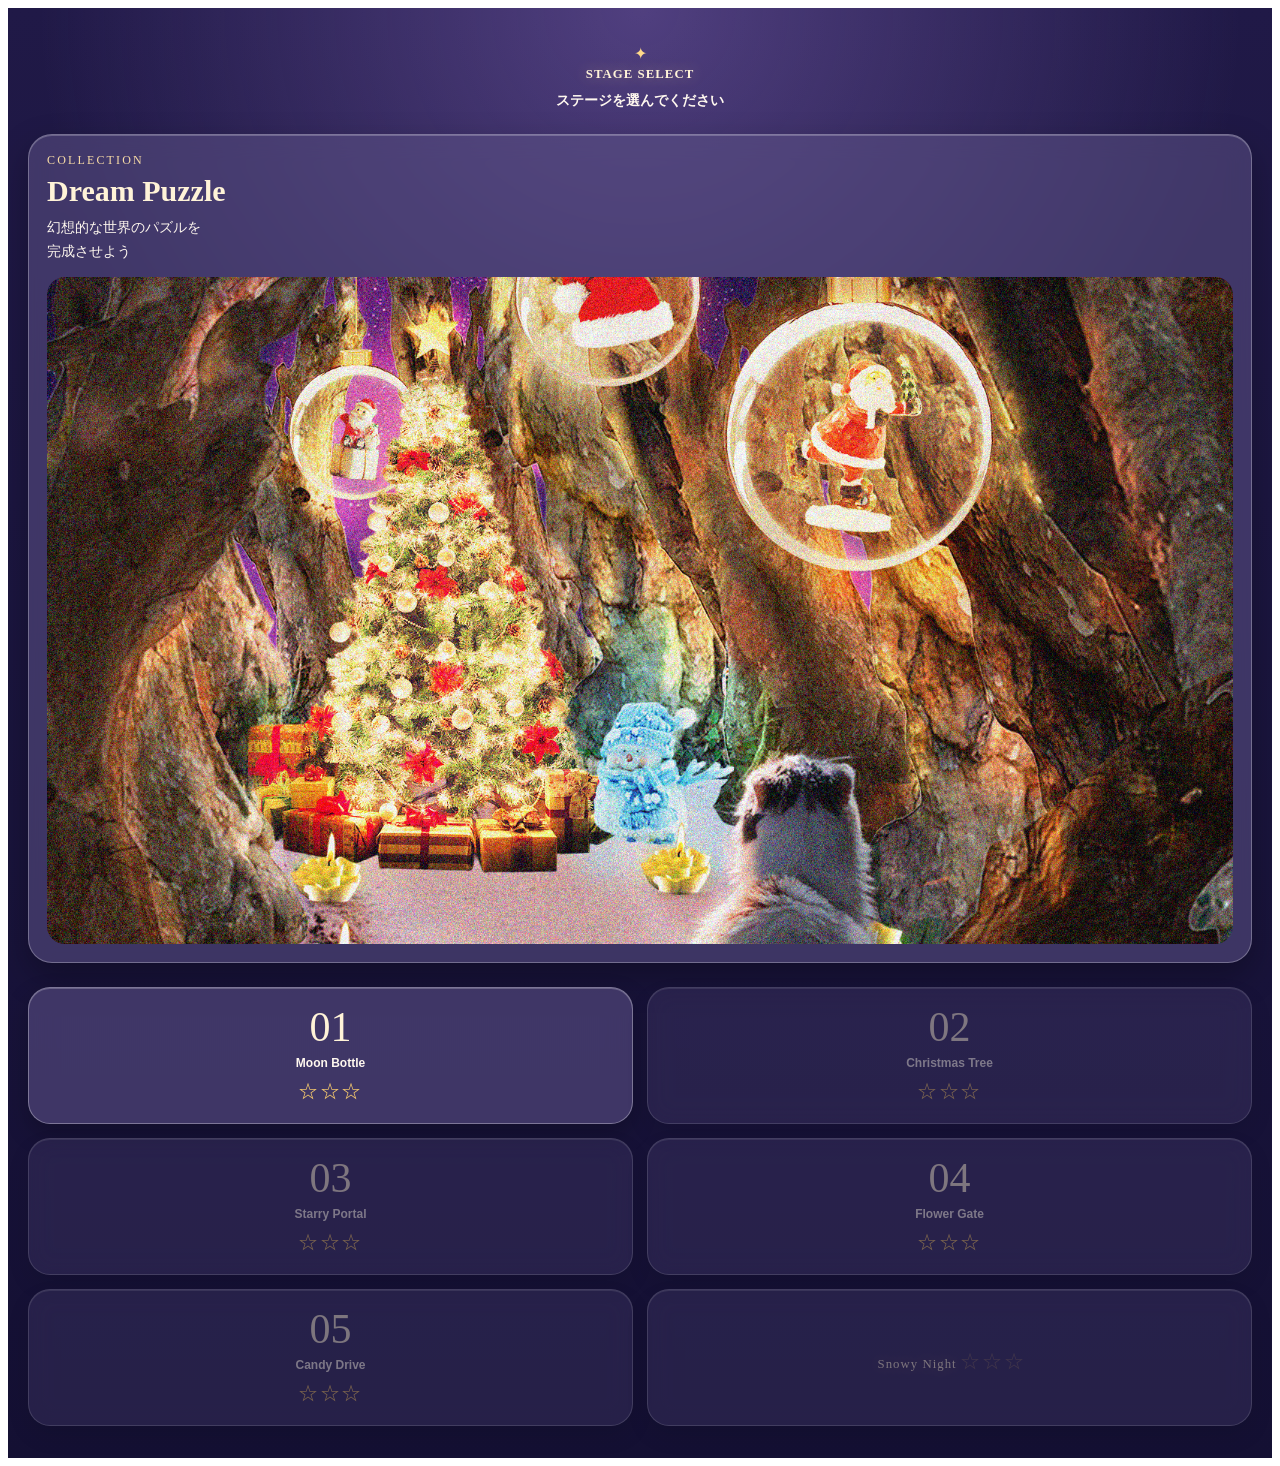
<file: index.html>
<!DOCTYPE html>
<html lang="ja">
<head>
  <meta charset="UTF-8">

  <link rel="icon" href="favicon.ico">
  <link rel="icon" type="image/png" sizes="32x32" href="favicon-32x32.png">
  <link rel="icon" type="image/png" sizes="16x16" href="favicon-16x16.png">
  <link rel="icon" type="image/png" href="apple-touch-icon.png">
  <link rel="icon" type="image/png" sizes="32x32" href="android-chrome-512x512.png">
  <meta name="viewport" content="width=device-width, initial-scale=1.0">
  <title>Stage Select</title>
  <link rel="stylesheet" href="./style.css">

  <link rel="preconnect" href="https://fonts.googleapis.com" />
  <link rel="preconnect" href="https://fonts.gstatic.com" crossorigin />
  <link
    href="https://fonts.googleapis.com/css2?family=Noto+Sans+JP:wght@400;500;700&family=Quicksand:wght@600;700&display=swap"
    rel="stylesheet"
  />
</head>

<body>
  <main class="stagePage">

    <header class="stageHeader">

      <div class="stageTitleBox">
        <p class="stageSpark">✦</p>
        <h1 class="stageTitle">STAGE SELECT</h1>
        <p class="stageLead">ステージを選んでください</p>
      </div>
    </header>

    <section class="collectionCard">
      <div class="collectionText">
        <p class="collectionLabel">COLLECTION</p>
        <h2 class="collectionTitle">Dream Puzzle</h2>
        <p class="collectionLead">
          幻想的な世界のパズルを<br>
          完成させよう
        </p>
      </div>

      <div class="collectionVisual">
        <img src="./christmas.jpg" alt="Dream Puzzle">
      </div>
    </section>

    <section class="stageGrid" aria-label="ステージ一覧">

      <button class="stageCard" type="button">
        <span class="stageNum">01</span>
        <span class="stageName">Moon Bottle</span>
        <span class="stageStars">☆☆☆</span>
      </button>

      <button class="stageCard" type="button">
        <span class="stageNum">02</span>
        <span class="stageName">Christmas Tree</span>
        <span class="stageStars">☆☆☆</span>
      </button>

      <button class="stageCard" type="button">
        <span class="stageNum">03</span>
        <span class="stageName">Starry Portal</span>
        <span class="stageStars">☆☆☆</span>
      </button>

      <button class="stageCard is-locked" type="button" disabled>
        <span class="lockIcon"></span>
        <span class="stageNum">04</span>
        <span class="stageName">Flower Gate</span>
        <span class="stageStars">☆☆☆</span>
      </button>

      <button class="stageCard is-locked" type="button" disabled>
        <span class="lockIcon"></span>
        <span class="stageNum">05</span>
        <span class="stageName">Candy Drive</span>
        <span class="stageStars">☆☆☆</span>
      </button>

      <button class="stageCard isComingSoon" type="button" disabled>
        <span class="lockIcon"></span>
        <span class="stageNumber">06</span>
        <span class="stageTitle">Snowy Night</span>
        <span class="stageStars">☆☆☆</span>
      </button>

    </section>

    <!-- <div class="stageHome">
      <button class="homeBtn" type="button">
        <span>⌂</span>
        HOME
      </button>
    </div> -->

  </main>

  <script src="./main.js"></script>
</body>
</html>
</file>
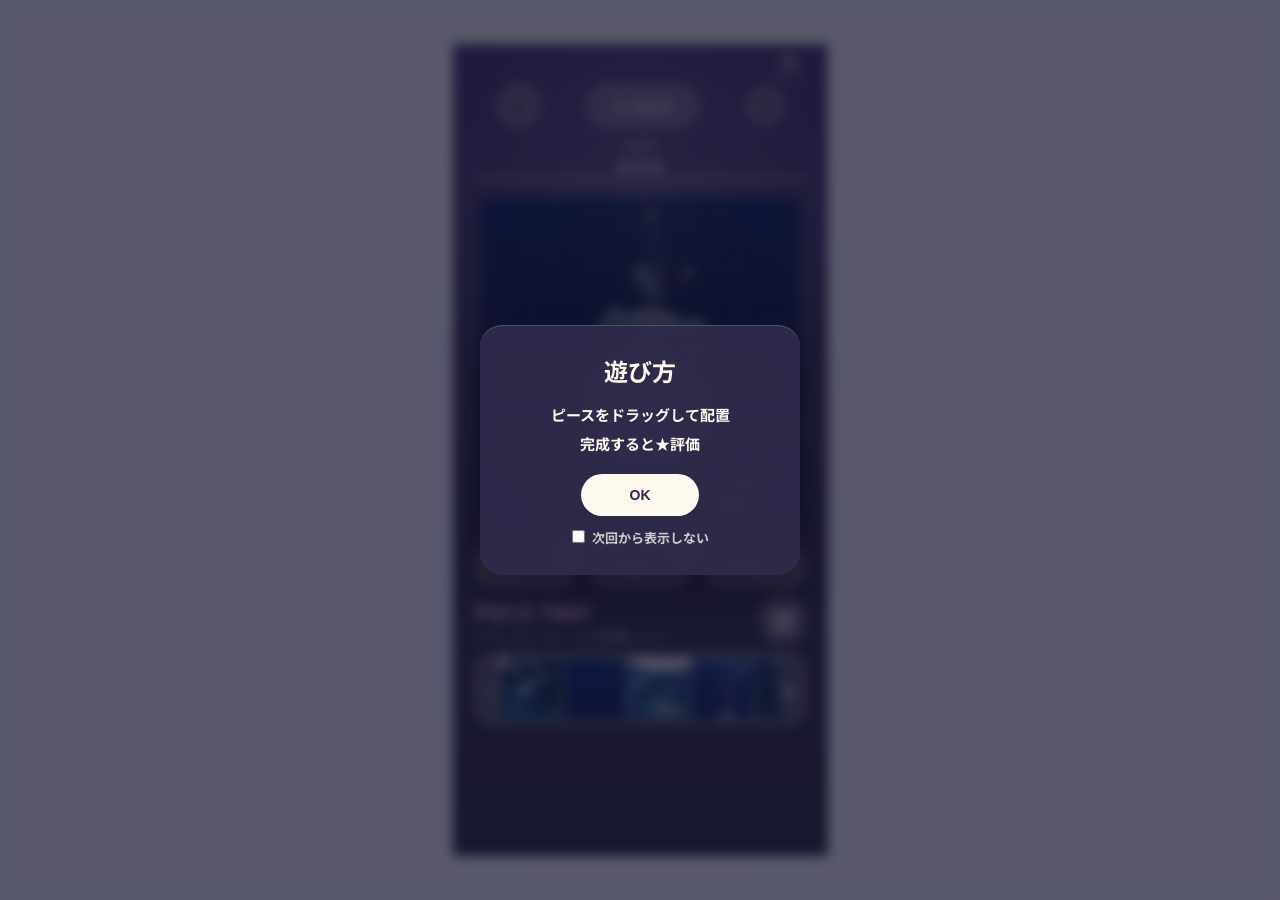
<file: play-stage.html>
<!DOCTYPE html>
<html lang="ja">
<head>
  <meta charset="UTF-8" />
  <meta name="viewport" content="width=device-width, initial-scale=1.0" />
  <title>Dream Puzzle</title>

  <link rel="icon" href="favicon.ico">
  <link rel="icon" type="image/png" sizes="32x32" href="favicon-32x32.png">
  <link rel="icon" type="image/png" sizes="16x16" href="favicon-16x16.png">
  <link rel="icon" type="image/png" href="apple-touch-icon.png">
  <link rel="icon" type="image/png" sizes="32x32" href="android-chrome-512x512.png">

  <link rel="preconnect" href="https://fonts.googleapis.com" />
  <link rel="preconnect" href="https://fonts.gstatic.com" crossorigin />
  <link
    href="https://fonts.googleapis.com/css2?family=Noto+Sans+JP:wght@400;500;700&family=Quicksand:wght@600;700&display=swap"
    rel="stylesheet"
  />

  <link rel="stylesheet" href="play-stage.css" />
</head>

<body>
  <main class="appFrame" aria-label="パズルアプリ画面">
    <header class="topBar">

      <!-- メイン操作グループ -->
      <div class="mainControls">
        <button class="iconBtn backBtn" type="button" aria-label="ステージ選択に戻る">‹</button>
    
        <div class="glassPill">00:00</div>
    
        <button class="iconBtn iconBtn--sm playToggleBtn" type="button" aria-label="一時停止">
          Ⅱ
        </button>
      </div>
    
      <!-- ヘルプは別 -->
      <button class="helpBtn" aria-label="使い方">
        <svg width="18" height="18" viewBox="0 0 24 24" fill="none">
          <circle cx="12" cy="12" r="10" stroke="white" stroke-width="2"/>
          <line x1="12" y1="10" x2="12" y2="16" stroke="white" stroke-width="2"/>
          <circle cx="12" cy="7" r="1.5" fill="white"/>
        </svg>
      </button>

      <div class="helpModal" hidden>
        <div class="helpModal__overlay"></div>
      
        <div class="helpModal__content">
          <h2>遊び方</h2>
      
          <ul class="helpList">
            <li>ピースをドラッグして配置</li>
            <!-- <li>タップで回転</li> -->
            <li>完成すると★評価</li>
          </ul>
      
          <div class="helpActions">
            <button class="btnClose">OK</button>
            <label class="dontShow">
              <input type="checkbox"> 次回から表示しない
            </label>
          </div>
        </div>
      </div>
    </header>
    
    <div class="subControls">
      <div class="progressBox">
        <p class="progressText">0 / 5</p>
    
        <div class="starRating">
          <span>★</span>
          <span>★</span>
          <span>★</span>
        </div>
    
        <div class="progressBar">
          <span></span>
        </div>
      </div>
  
    </div>

    <section class="puzzleBoard" aria-label="パズルボード">
      <img id="puzzleImage" src="" alt="">
      <div class="dropLayer"></div>
    </section>

    <div class="bottomActions">
      <button class="actionBtn actionBtn--primary hintBtn" type="button">
        ヒント
        <span class="hintCount">3</span>
      </button>
      <button class="actionBtn resetBtn" type="button">
        リセット
        <span class="resetCount">5</span>
      </button>
      <button class="actionBtn previewBtn" type="button">プレビュー</button>
    </div>

    <section class="pieceSection" aria-label="ピーストレイ">
      <div class="pieceHeader">
        <div>
          <p class="pieceTitle">PIECE TRAY</p>
          <p class="pieceLead">ドラッグしてピースを配置しよう</p>
        </div>

        <div class="pieceOptions">
          <button class="gridBtn" type="button" aria-label="グリッド表示">
            <span class="gridBtnIcon" aria-hidden="true">
              <span></span><span></span><span></span><span></span>
            </span>
          </button>
        </div>
      </div>

      <div class="pieceTray">
        <button class="trayArrow trayArrow--prev" type="button" aria-label="前のピース">‹</button>

        <div class="pieces">
          <div class="pieceCard" data-id="0"></div>
          <div class="pieceCard" data-id="1"></div>
          <div class="pieceCard" data-id="2"></div>
          <div class="pieceCard" data-id="3"></div>
          <div class="pieceCard" data-id="4"></div>
          <div class="pieceCard" data-id="5"></div>
          <div class="pieceCard" data-id="6"></div>
          <div class="pieceCard" data-id="7"></div>
          <div class="pieceCard" data-id="8"></div>
        </div>

        <button class="trayArrow trayArrow--next" type="button" aria-label="次のピース">›</button>
      </div>
    </section>



    <!-- プレビュー画面 -->
    <div class="previewModal" aria-hidden="true">
      <div class="previewModal__inner">
        <button class="previewModal__close" type="button">×</button>
        <p class="previewModal__title">完成イメージ</p>
        <img src="" alt="完成イメージ">
      </div>
    </div>

    <div class="resultModal" aria-hidden="true">
      <div class="resultModal__inner">
        <p class="resultModal__label">Puzzle Complete</p>
        <h2 class="resultModal__title">Complete!</h2>
    
        <div class="resultStars">★★★</div>
    
        <p class="resultModal__text">
          すべてのピースが完成しました
        </p>

        <button class="resultModal__btn nextStageBtn" type="button">次のステージで遊ぶ</button>
        <button class="resultModal__btn resultModal__btn--secondary retryBtn" type="button">もう一度遊ぶ</button>

        <button class="resultModal__subBtn resultClose" type="button">
          閉じる
        </button>
      </div>
    </div>
  </main>

  <script src="https://cdnjs.cloudflare.com/ajax/libs/gsap/3.12.5/gsap.min.js"></script>
  <script src="main.js"></script>
</body>
</html>
</file>
<file: style.css>
/* =========================
  Stage Select Page
========================= */

.stagePage {
    min-height: 100vh;
    padding: 28px 20px 32px;
    overflow: hidden;
    color: #fff8ef;
    background:
      radial-gradient(circle at 50% 0%, rgba(139, 110, 196, 0.45), transparent 38%),
      linear-gradient(180deg, #201947 0%, #141033 100%);
  }
  
  
  /* =========================
    Header
  ========================= */
  
  .stageHeader {
    position: relative;
    display: block;
    margin-bottom: 24px;
    padding-top: 8px;
  }
  
  .stageTitleBox {
    text-align: center;
  }
  
  .stageSpark {
    margin: 0 0 4px;
    color: #ffd98a;
  }
  
  .stageTitle {
    margin: 0;
    font-family: serif;
    font-size: 0.8rem;
    line-height: 1.15;
    letter-spacing: 0.08em;
    color: #fff3d8;
    text-shadow: 0 0 14px rgba(255, 218, 150, 0.45);
  }
  
  .stageLead {
    margin: 10px 0 0;
    font-size: 14px;
    font-weight: 700;
    white-space: nowrap;
  }
  
  
  /* =========================
    Collection Card
  ========================= */
  
  .collectionCard {
    display: grid;
    grid-template-columns: 1fr;
    gap: 14px;
    padding: 18px;
    margin-bottom: 24px;
    border-radius: 24px;
    background: rgba(94, 82, 136, 0.55);
    border: 1px solid rgba(255, 255, 255, 0.28);
    box-shadow:
      inset 0 1px 0 rgba(255, 255, 255, 0.22),
      0 14px 34px rgba(0, 0, 0, 0.28);
    backdrop-filter: blur(12px);
  }
  
  .collectionLabel {
    margin: 0 0 6px;
    font-size: 12px;
    letter-spacing: 0.18em;
    color: #f8dca7;
  }
  
  .collectionTitle {
    margin: 0;
    font-family: serif;
    font-size: 30px;
    color: #fff3d8;
  }
  
  .collectionLead {
    margin: 8px 0 0;
    font-size: 14px;
    line-height: 1.7;
  }
  
  .collectionVisual {
    overflow: hidden;
    border-radius: 18px;
  }
  
  .collectionVisual img {
    display: block;
    width: 100%;
    aspect-ratio: 16 / 9;
    object-fit: cover;
  }
  
  
  /* =========================
    Stage Grid
  ========================= */
  
  .stageGrid {
    display: grid;
    grid-template-columns: repeat(2, 1fr);
    gap: 14px;
  }
  
  .stageCard {
    position: relative;
    min-height: 136px;
    padding: 18px 10px;
    border-radius: 22px;
    border: 1px solid rgba(255, 255, 255, 0.32);
    background: rgba(94, 82, 136, 0.58);
    color: #fff8ef;
    opacity: 1;
    transform: translateY(0);
    transition: all 0.4s ease;
    box-shadow:
      inset 0 1px 0 rgba(255, 255, 255, 0.22),
      0 10px 24px rgba(0, 0, 0, 0.22);
    backdrop-filter: blur(12px);
  }
  
  .stageCard.is-locked {
    opacity: 0.45;
  }
  
  .stageCard.is-unlocked {
    animation: fadeUnlock 0.5s ease forwards;
  }
  
  .stageNum {
    display: block;
    font-family: serif;
    font-size: 42px;
    line-height: 1;
    color: #fff3d8;
  }
  
  .stageName {
    display: block;
    margin-top: 8px;
    font-size: 12px;
    font-weight: 700;
  }
  
  
  /* =========================
    Stars
  ========================= */
  
  .stageStars {
    display: inline-block;
    margin-top: 8px;
    color: #ffd16d;
    font-size: 20px;
    letter-spacing: 0.08em;
  }
  
  .stageStars.is-animated {
    animation: starPop 0.45s ease both;
  }
  
  
  /* =========================
    Lock / New Badge
  ========================= */
  
  .lockIcon {
    position: absolute;
    top: 12px;
    right: 12px;
  }
  
  .stageCard .lockIcon {
    display: none;
  }
  
  .stageCard.is-locked .lockIcon {
    display: block;
  }
  
  .newBadge {
    position: absolute;
    top: 10px;
    left: 10px;
    padding: 3px 8px;
    border-radius: 999px;
    background: #ff78bd;
    color: #fff8ef;
    font-size: 10px;
    font-weight: 700;
    letter-spacing: 0.08em;
    box-shadow: 0 0 12px rgba(255, 120, 189, 0.55);
    animation: newBadgePop 0.5s ease both;
  }
  
  
  /* =========================
    Result Modal Buttons
  ========================= */
  
  .resultActions {
    display: grid;
    gap: 12px;
    margin-top: 24px;
  }
  
  .resultModal__btn {
    width: 100%;
    height: 48px;
    border-radius: 999px;
    border: none;
    background: linear-gradient(180deg, #f2d8c7, #b99fb3);
    color: #fff8ef;
    font-weight: 700;
    box-shadow: 0 8px 20px rgba(255, 210, 190, 0.25);
  }
  
  .resultModal__btn--secondary {
    background: rgba(255, 255, 255, 0.16);
    border: 1px solid rgba(255, 255, 255, 0.28);
    box-shadow: none;
  }
  
  .resultClose {
    border: none;
    background: transparent;
    color: rgba(255, 248, 239, 0.75);
    font-size: 14px;
  }
  
  
  /* =========================
    Animation
  ========================= */
  
  @keyframes starPop {
    0% {
      opacity: 0;
      transform: scale(0.6) translateY(4px);
      filter: brightness(0.8);
    }
  
    60% {
      opacity: 1;
      transform: scale(1.18) translateY(-2px);
      filter: brightness(1.4);
    }
  
    100% {
      transform: scale(1) translateY(0);
      filter: brightness(1);
    }
  }
  
  @keyframes fadeUnlock {
    0% {
      opacity: 0;
      transform: translateY(8px) scale(0.95);
      filter: blur(2px);
    }
  
    100% {
      opacity: 1;
      transform: translateY(0) scale(1);
      filter: blur(0);
    }
  }
  
  @keyframes newBadgePop {
    0% {
      opacity: 0;
      transform: scale(0.7) translateY(4px);
    }
  
    100% {
      opacity: 1;
      transform: scale(1) translateY(0);
    }
  }


/* coming soon */
.isComingSoon .stageNumber {
  font-size: 16px;
  letter-spacing: 0.1em;
}

.isComingSoon .stageNumber::before {
  content: "Coming Soon";
}

.isComingSoon .stageNumber {
  color: #aaa;
}

.isComingSoon .stageStars {
  opacity: 0.3;
}

.isComingSoon .stageNumber {
  font-size: 0;
}

.isComingSoon {
  pointer-events: none;
  opacity: 0.5;
}
</file>
<file: play-stage.css>
@charset "UTF-8";

/* =========================
  Reset / Base
========================= */

* {
  box-sizing: border-box;
  margin: 0;
  padding: 0;
}

:root {
  --bg-top: #3A2F6B;
  --bg-bottom: #1F2238;
  --ui-base: rgba(255, 244, 230, 0.22);
  --ui-border: rgba(255, 255, 255, 0.35);
  --cream: #FFF4E6;
  --pink: #F8A6CE;
  --text-main: #FFF8EF;
  --text-sub: rgba(255, 248, 239, 0.72);
  --tray: rgba(190, 170, 160, 0.48);
}

body {
  min-height: 100vh;
  display: grid;
  place-items: center;
  background: #e9edf5;
  font-family: "Noto Sans JP", sans-serif;
  color: var(--text-main);
}


/* =========================
  Frame
========================= */

.appFrame {
  position: relative;
  width: 375px;
  height: 812px;
  padding: 16px;
  overflow: hidden;
  border: 1px solid rgba(255,255,255,0.22);

  background:
    radial-gradient(circle at 50% 20%, rgba(216,204,255,0.18), transparent 32%),
    linear-gradient(180deg, var(--bg-top), var(--bg-bottom));
}


/* =========================
  Header / Controls
========================= */

.topBar {
  position: relative;
  padding: 24px 28px 0;
  margin-bottom: 8px;
}

.mainControls {
  display: flex;
  justify-content: space-between;
  align-items: center;
}

.helpBtn {
  position: absolute;
  top: -20px;
  right: 0;

  width: 44px;
  height: 44px;
  display: grid;
  place-items: center;

  border: none;
  background: transparent;
  color: rgba(255,255,255,0.6);
}

.helpBtn::after {
  content: "使い方";
  position: absolute;
  top: 31px;
  font-size: 10px;
  opacity: 0.7;
}

.helpBtn svg {
  width: 18px;
  height: 18px;
}

.playToggleBtn {
  width: 44px;
  height: 44px;
}


/* =========================
  Glass UI
========================= */

.iconBtn,
.glassPill,
.actionBtn,
.sortBtn,
.gridBtn,
.pieceTray {
  background: var(--ui-base);
  border: 1px solid var(--ui-border);
  backdrop-filter: blur(10px);
  box-shadow: inset 0 1px 0 rgba(255,255,255,0.22);
}

.iconBtn {
  width: 42px;
  height: 42px;
  border-radius: 50%;
  display: grid;
  place-items: center;
  font-size: 28px;
}

.iconBtn--sm {
  width: 36px;
  height: 36px;
  font-size: 22px;
}

.glassPill {
  width: 112px;
  height: 42px;
  border-radius: 999px;
  display: grid;
  place-items: center;
}


/* =========================
  Progress　　グリッド
========================= */

.progressBox {
  text-align: center;
  font-size: 14px;
}

.progressBar {
  width: 100%;
  height: 6px;
  border-radius: 999px;
  overflow: hidden;
  background: rgba(255,255,255,0.2);
}

.progressBar span {
  display: block;
  width: 0%;
  height: 100%;
  border-radius: inherit;
  background: linear-gradient(90deg, #ff9ecf, #ffcf9e);
  transition: width 0.3s ease;
}

.pieceHeader {
  display: flex;
  justify-content: space-between;
  align-items: center;
  margin-bottom: 8px;
}

.pieceHeader > div:first-child {
  display: flex;
  flex-direction: column;
  /* gap: 2px; */
}

.pieceTitle {
  margin: 0; 
  font-size: 1.2rem;
  font-weight: 700;
  letter-spacing: 0.05em;
  color: #F6C1D9;
}

.pieceLead {
  margin: 0; 
  font-size: 0.8rem;
  color: rgba(255,255,255,0.6);
}

.pieceOptions {
  flex: 0 0 auto;
  display: flex;
  align-items: center;
}

.gridBtn {
  width: 48px;
  height: 48px;
  min-width: 48px;
  border-radius: 50%;
  display: grid;
  place-items: center;
  padding: 0;
  border: 1px solid rgba(255, 255, 255, 0.35);
  background: rgba(255, 244, 230, 0.22);
  color: var(--cream);
  z-index: 10;
}

.gridBtnIcon {
  width: 20px;
  height: 20px;
  display: grid;
  grid-template-columns: repeat(2, 1fr);
  gap: 4px;
}

.gridBtnIcon span {
  display: block;
  background: #fff3df;
  border-radius: 1px;
}

/* =========================
  Puzzle Board
========================= */

.puzzleBoard {
  position: relative;
  width: 100%;
  max-width: 320px;
  aspect-ratio: 1;
  margin: 16px auto;
  overflow: hidden;
}

#puzzleImage {
  width: 100%;
  height: 100%;
  object-fit: cover;
  border-radius: 12px;
}

.puzzleBoard::after {
  content: "";
  position: absolute;
  inset: 0;
  background: rgba(20, 18, 40, 0.25);
}


/* =========================
  Pieces
========================= */

.pieceCard {
  width: 64px;
  height: 64px;
  flex: 0 0 64px;
  overflow: hidden;
  border: 1px solid rgba(255,255,255,0.45);
  cursor: grab;
}

.pieceTray .pieceCard {
  width: 64px;
  height: 64px;
  flex: 0 0 64px;
}

.pieceTray {
  height: 88px;
}

.pieceCard.is-dragging {
  cursor: grabbing;
  box-shadow: 0 0 18px rgba(255, 217, 184, 0.65);
  transform: none;
}

.pieceCard.is-snapped {
  outline: 2px solid rgba(255,217,184,0.8);
  pointer-events: none;
}


/* =========================
  Tray
========================= */

.pieceTray {
  position: relative;
  height: 72px;
  border-radius: 18px;
  display: flex;
  align-items: center;
  padding: 0 24px;
  overflow: hidden;
}

.pieces {
  display: flex;
  overflow-x: auto;
  scrollbar-width: none;
}

.pieces::-webkit-scrollbar {
  display: none;
}


/* =========================
  Arrows
========================= */

.trayArrow {
  position: absolute;
  top: 50%;
  transform: translateY(-50%);
  z-index: 20;

  width: 28px;
  height: 48px;

  border: none;
  background: transparent;
  color: var(--cream);

  font-size: 34px;
  font-weight: 700;
  line-height: 1;

  display: grid;
  place-items: center;
}

.trayArrow--prev {
  left: 4px;
}

.trayArrow--next {
  right: 4px;
}

.trayArrow.is-disabled {
  opacity: 0.25;
  pointer-events: none;
}

/* =========================
  Modals
========================= */

.helpModal,
.previewModal,
.resultModal {
  position: absolute;
  inset: 0;
  display: grid;
  place-items: center;
}

.helpModal__overlay {
  background: rgba(0,0,0,0.4);
  backdrop-filter: blur(6px);
}


/* =========================
  Effects
========================= */

.hintGlow,
.placeGlow {
  position: absolute;
  border-radius: 50%;
  pointer-events: none;
}

.finishGlow {
  position: absolute;
  inset: 0;
  margin: auto;
  width: 200px;
  height: 200px;
  border-radius: 50%;
}



.resultModal {
  opacity: 0;
  pointer-events: none;
}

.resultModal.is-active {
  opacity: 1;
  pointer-events: auto;
}

/* =========================
  Preview Modal
========================= */

.previewModal {
  position: absolute;
  inset: 0;
  z-index: 100;
  display: grid;
  place-items: center;
  padding: 24px;
  background: rgba(20, 18, 40, 0.72);
  opacity: 0;
  pointer-events: none;
  transition: opacity 0.25s ease;
}

.previewModal.is-active {
  opacity: 1;
  pointer-events: auto;
}

.previewModal__inner {
  position: relative;
  width: min(82%, 300px);
  padding: 18px;
  border-radius: 24px;
  background: rgba(255, 244, 230, 0.16);
  border: 1px solid rgba(255,255,255,0.35);
  backdrop-filter: blur(14px);
  -webkit-backdrop-filter: blur(14px);
}

.previewModal__title {
  margin: 0 0 12px;
  color: var(--cream);
  font-size: 14px;
  font-weight: 700;
  text-align: center;
}

.previewModal__inner img {
  display: block;
  width: 100%;
  max-height: 360px;
  object-fit: contain;
  border-radius: 16px;
}

.previewModal__close {
  position: absolute;
  top: -12px;
  right: -12px;

  width: 34px;
  height: 34px;
  border: none;
  border-radius: 50%;

  display: grid;
  place-items: center;

  background: rgba(20, 18, 40, 0.78);
  color: #fff8ef;
  font-size: 18px;
  font-weight: 700;

  box-shadow: 0 6px 16px rgba(0,0,0,0.28);
}
/* =========================
  Emergency Fix
========================= */

.helpModal[hidden],
.previewModal[aria-hidden="true"],
.resultModal[aria-hidden="true"] {
  display: none !important;
}

.helpModal {
  position: absolute;
  inset: 0;
  z-index: 1000;
}

.bottomActions {
  position: absolute;
  top: 500px;
  left: 20px;
  right: 20px;
  display: flex;
  gap: 10px;
  z-index: 5;
}

.actionBtn {
  flex: 1;
  height: 42px;
  border-radius: 999px;
  border: 1px solid var(--ui-border);
  background: var(--ui-base);
  color: var(--cream);
  font-size: 13px;
  font-weight: 700;
  backdrop-filter: blur(10px);
  box-shadow: inset 0 1px 0 rgba(255,255,255,0.22);
}

.actionBtn {
  position: relative;
}

.hintCount,
.resetCount {
  position: absolute;
  top: -8px;
  right: -8px;

  width: 28px;
  height: 28px;
  border-radius: 50%;

  display: flex;
  align-items: center;
  justify-content: center;

  background: linear-gradient(135deg, #F6C1D9, #F9A8C0);
  color: #3A2F3B;

  font-size: 14px;
  font-weight: 700;
  line-height: 1;

  box-shadow: 0 4px 10px rgba(0, 0, 0, 0.2);
}

.pieceSection {
  position: absolute;
  left: 20px;
  right: 20px;
  bottom: 130px;
  z-index: 4;
}


/* =========================
  Help Modal
========================= */

.helpModal[hidden] {
  display: none !important;
}

.helpModal {
  position: fixed;
  inset: 0;
  z-index: 1000;
}

.helpModal__overlay {
  position: absolute;
  inset: 0;
  background: rgba(20, 18, 40, 0.68);
  backdrop-filter: blur(6px);
  -webkit-backdrop-filter: blur(6px);
}

.helpModal__content {
  position: relative;
  z-index: 1;
  width: min(86%, 320px);
  margin: 0 auto;
  padding: 28px 24px;
  border-radius: 22px;

  background: rgba(47, 42, 74, 0.96);
  color: #fff8ef;
  text-align: center;

  box-shadow:
    0 16px 40px rgba(0, 0, 0, 0.3),
    inset 0 1px 0 rgba(255, 255, 255, 0.18);
}

.helpModal__content h2 {
  margin: 0 0 16px;
  font-size: 24px;
  font-weight: 700;
}

.helpList {
  margin: 0;
  padding: 0;
  list-style: none;
}

.helpList li {
  margin-top: 8px;
  font-size: 15px;
  font-weight: 700;
}

.helpActions {
  margin-top: 20px;
}

.btnClose {
  display: inline-flex;
  align-items: center;
  justify-content: center;

  min-width: 118px;
  height: 42px;
  padding: 0 24px;

  border: none;
  border-radius: 999px;

  background: #fff8ef;
  color: #2f2a4a;

  font-size: 14px;
  font-weight: 700;
}

.dontShow {
  display: block;
  margin-top: 12px;
  font-size: 13px;
  font-weight: 700;
  color: rgba(255, 248, 239, 0.78);
}

.dontShow input {
  margin-right: 4px;
}
/* =========================
  Emergency Fix: Board Pieces
========================= */

.puzzleBoard {
  position: relative;
}

#puzzleImage {
  display: block;
  width: 100%;
  height: 100%;
  object-fit: cover;
}

/* =========================
  Hint Glow
========================= */

.dropLayer {
  position: absolute;
  inset: 0;
  z-index: 40;
  pointer-events: none;
}

.hintGlow {
  position: absolute;
  width: calc(100% / 3);
  height: calc(100% / 3);

  border-radius: 10px;
  border: 2px solid rgba(255, 217, 184, 0.95);
  background: rgba(255, 217, 184, 0.18);

  box-shadow:
    0 0 18px rgba(255, 217, 184, 0.9),
    0 0 36px rgba(246, 193, 217, 0.55);

  z-index: 60;
  pointer-events: none;
}

.pieceCard,
.pieces,
.pieceTray {
  touch-action: none;
  -webkit-user-select: none;
  user-select: none;
}

.dropLayer .pieceCard {
  position: absolute;
  width: calc(100% / 3) !important;
  height: calc(100% / 3) !important;
  flex: none !important;
}

.pieceCard.is-snapped {
  pointer-events: none;
}


/* =========================
  Emergency Fix: Result Modal
========================= */

.resultModal {
  position: absolute;
  inset: 0;
  z-index: 120;
  display: grid;
  place-items: center;
  background: rgba(20, 18, 40, 0.74);
  opacity: 0;
  pointer-events: none;
  transition: opacity 0.3s ease;
}

.resultModal.is-active {
  opacity: 1;
  pointer-events: auto;
}

.resultModal__inner {
  width: 82%;
  padding: 28px 20px;
  border-radius: 28px;
  text-align: center;
  background: rgba(255, 244, 230, 0.17);
  border: 1px solid rgba(255, 255, 255, 0.38);
  backdrop-filter: blur(16px);
  -webkit-backdrop-filter: blur(16px);
  box-shadow:
    0 0 28px rgba(255, 217, 184, 0.22),
    inset 0 1px 0 rgba(255, 255, 255, 0.26);
}

.resultModal__label {
  color: rgba(255, 248, 239, 0.72);
  font-size: 12px;
  letter-spacing: 0.12em;
}

.resultModal__title {
  margin-top: 8px;
  font-family: "Quicksand", sans-serif;
  color: var(--cream);
  font-size: 38px;
  line-height: 1;
}

.resultStars {
  margin-top: 16px;
  color: #FFD9B8;
  font-size: 24px;
  letter-spacing: 0.12em;
  text-shadow: 0 0 14px rgba(255, 217, 184, 0.65);
}

.resultModal__text {
  margin: 14px auto 10px;
  color: rgba(255, 248, 239, 0.82);
  font-size: 13px;

}

.resultActions {
  display: grid;
  gap: 10px;
  margin-top: 22px;
}

.resultModal__btn {
  width: 100%;
  height: 46px;
  margin-bottom: 16px;
  border: none;
  border-radius: 999px;
  color: var(--cream);
  font-weight: 700;
  background: linear-gradient(
    180deg,
    rgba(255, 217, 184, 0.52),
    rgba(246, 193, 217, 0.24)
  );
  box-shadow: 0 0 18px rgba(255, 217, 184, 0.32);
}

.resultClose {
  border: none;
  background: transparent;
  color: rgba(255, 248, 239, 0.75);
  font-size: 14px;
}

/* グリッドを出す */
.puzzleBoard.is-grid::before {
  content: "";
  position: absolute;
  inset: 0;
  z-index: 30;
  pointer-events: none;

  background-image:
    linear-gradient(to right, rgba(255, 255, 255, 0.35) 1px, transparent 1px),
    linear-gradient(to bottom, rgba(255, 255, 255, 0.35) 1px, transparent 1px);

  background-size: calc(100% / 3) calc(100% / 3);
}
</file>
